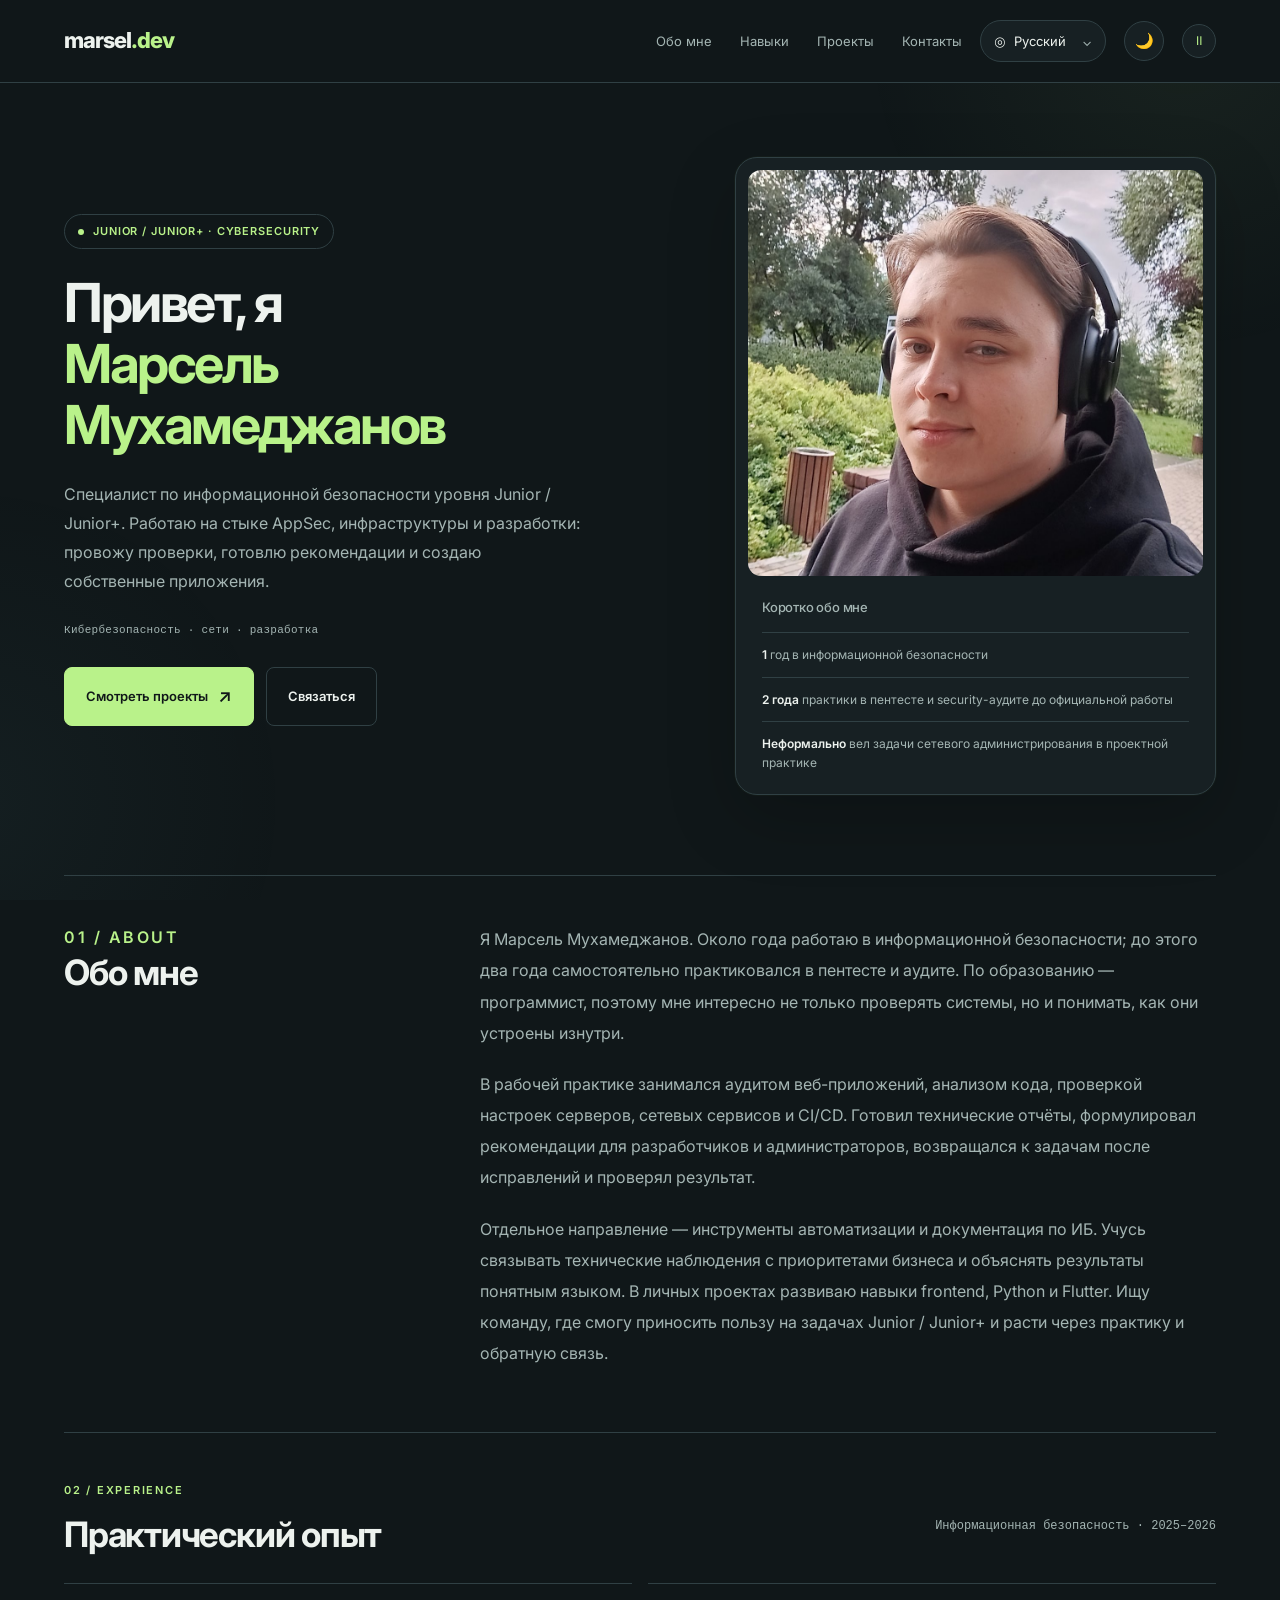
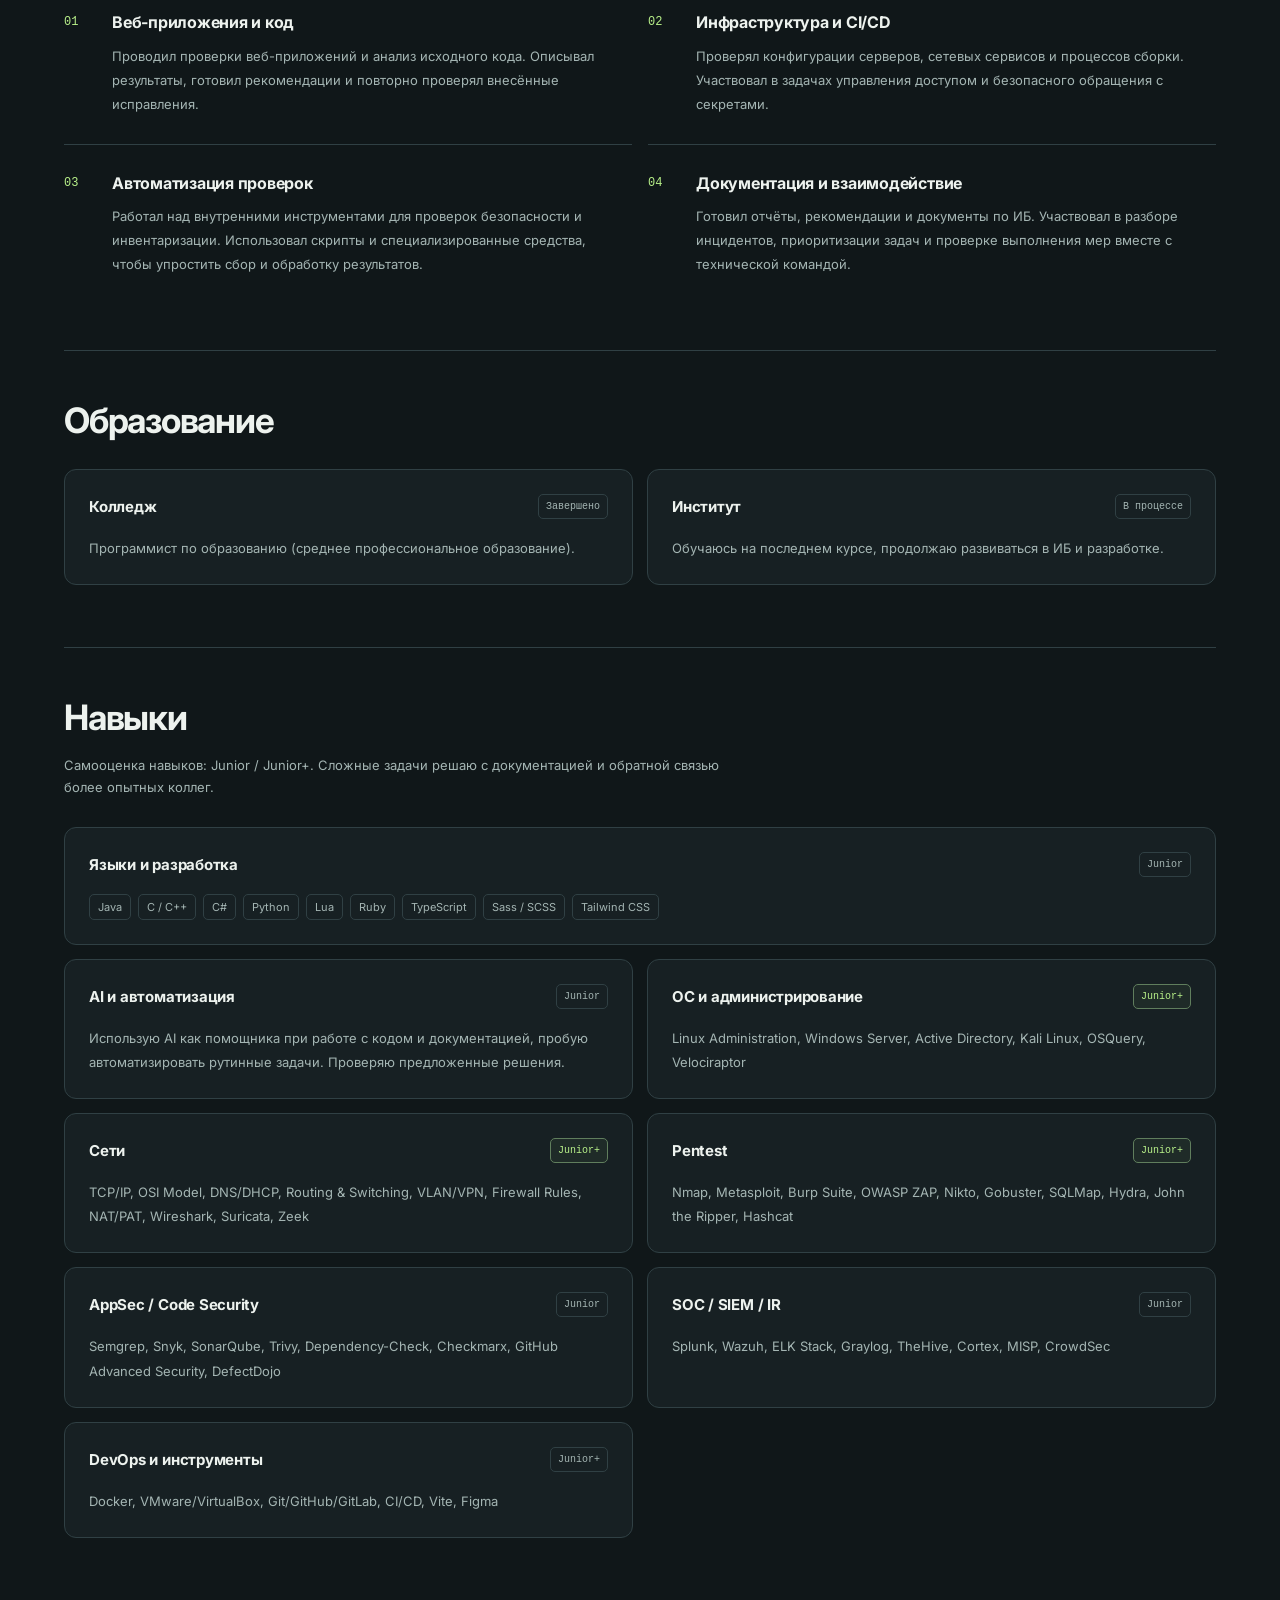
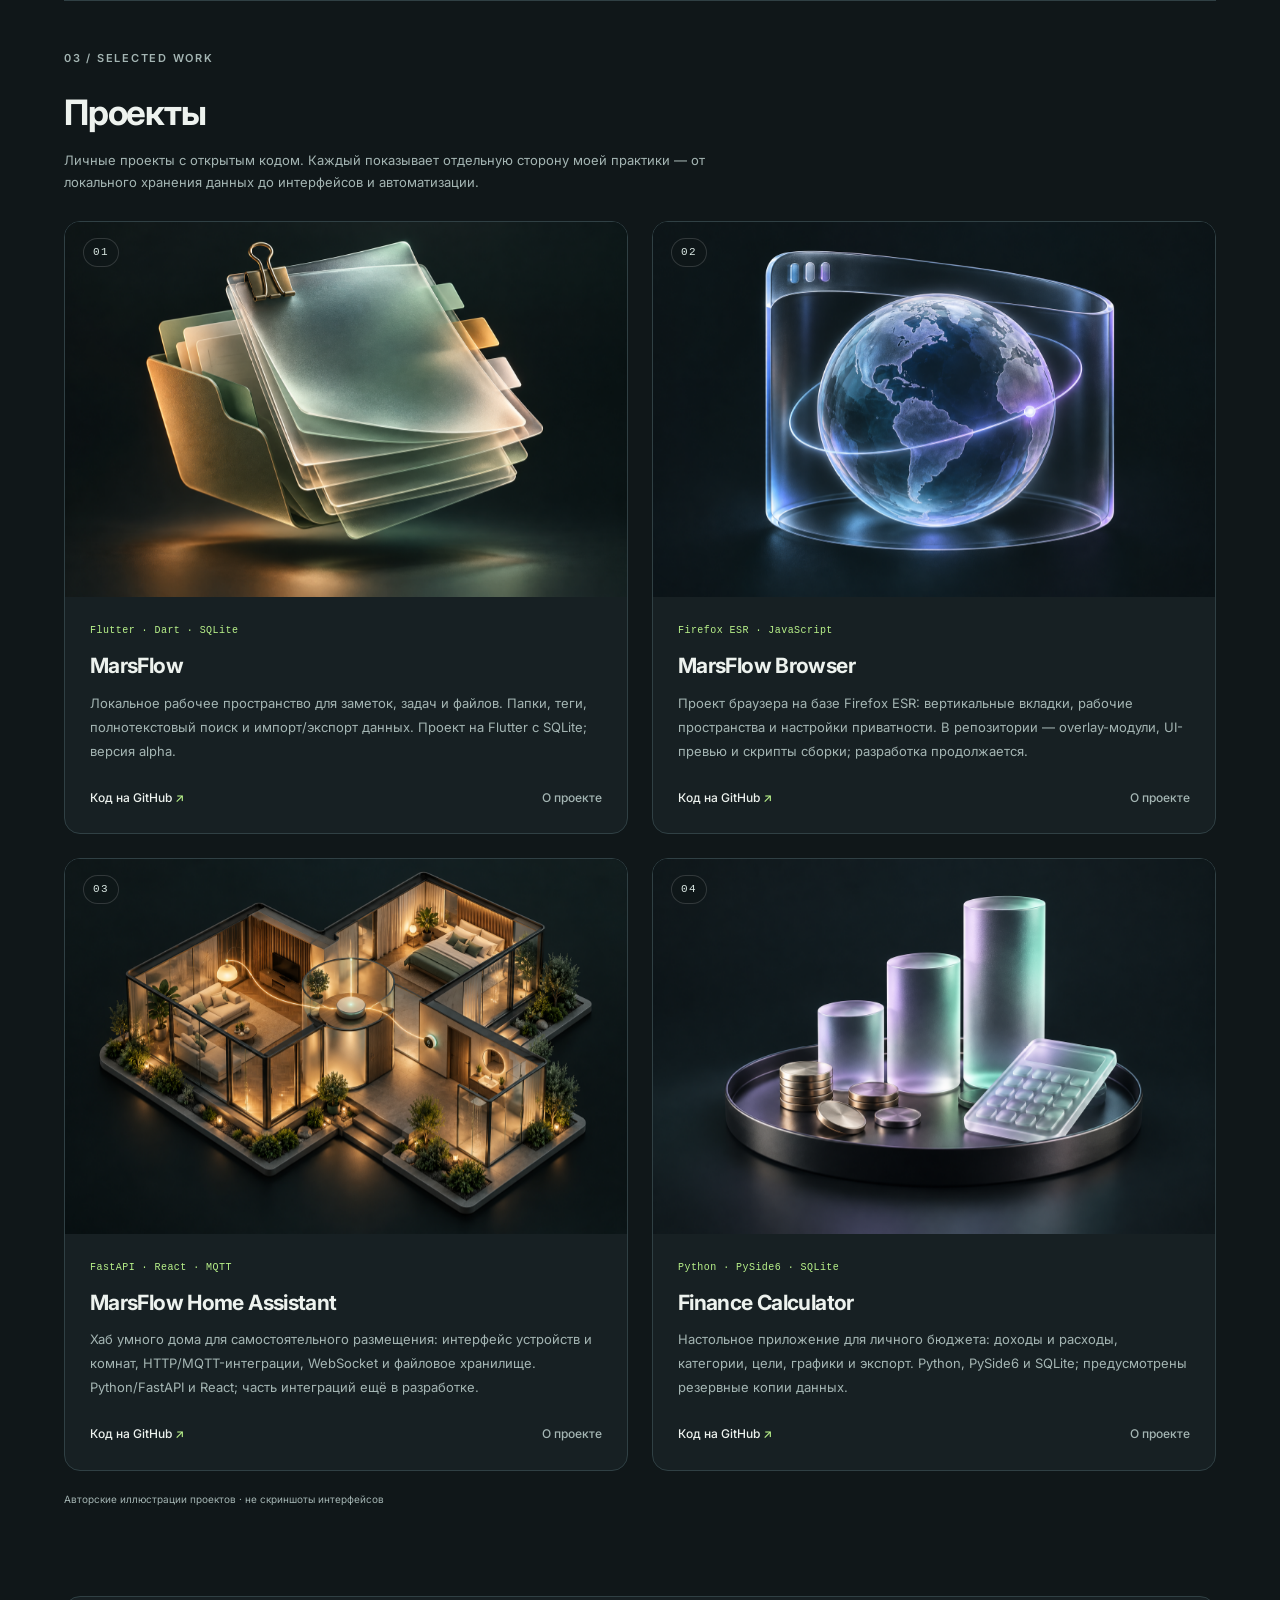
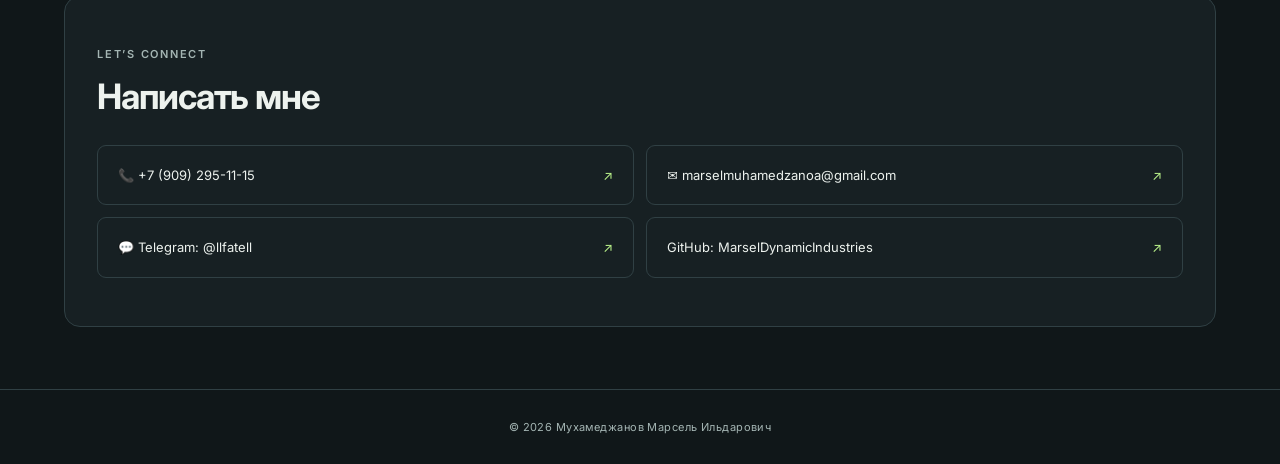
<file: index.html>
<!DOCTYPE html>

<html lang="ru">
<head>
<meta charset="utf-8"/>
<meta content="width=device-width, initial-scale=1.0" name="viewport"/>
<title>Портфолио | Мухамеджанов Марсель Ильдарович</title>
<meta content="#101719" name="theme-color"/>
<meta content="Марсель Мухамеджанов — Junior / Junior+ в информационной безопасности. Практический опыт, навыки и личные проекты с открытым кодом." name="description"/>
<link href="manifest.webmanifest" rel="manifest"/>
<link href="assets/avatar.svg" rel="icon" type="image/svg+xml"/>
<link href="https://fonts.googleapis.com" rel="preconnect"/>
<link crossorigin="" href="https://fonts.gstatic.com" rel="preconnect"/>
<link href="https://fonts.googleapis.com/css2?family=Inter:wght@400;500;700;800&amp;display=swap" rel="stylesheet"/>
<link href="styles.css" rel="stylesheet"/>
</head>
<body><div aria-hidden="true" class="scroll-progress"></div><div aria-hidden="true" class="ambient-field"><i></i><i></i></div>
<div class="background-glow"></div>
<header class="header">
<a class="logo" href="#home">marsel<span>.dev</span></a>
<nav class="nav">
<a data-i18n="nav_about" href="#about">Обо мне</a>
<a data-i18n="nav_skills" href="#skills">Навыки</a>
<a data-i18n="nav_projects" href="#projects">Проекты</a>
<a data-i18n="nav_contact" href="#contact">Контакты</a>
</nav>
<details class="language-picker" id="languagePicker"><summary aria-label="Language"><span aria-hidden="true">◎</span> <span id="languageLabel">Русский</span><span aria-hidden="true" class="language-chevron">⌄</span></summary><div aria-label="Language" class="language-menu"><button aria-pressed="true" data-language="ru" lang="ru" type="button">Русский<span aria-hidden="true">✓</span></button><button aria-pressed="false" data-language="en" lang="en" type="button">English<span aria-hidden="true">✓</span></button><button aria-pressed="false" data-language="de" lang="de" type="button">Deutsch<span aria-hidden="true">✓</span></button><button aria-pressed="false" data-language="es" lang="es" type="button">Español<span aria-hidden="true">✓</span></button><button aria-pressed="false" data-language="fr" lang="fr" type="button">Français<span aria-hidden="true">✓</span></button><button aria-pressed="false" data-language="it" lang="it" type="button">Italiano<span aria-hidden="true">✓</span></button><button aria-pressed="false" data-language="tr" lang="tr" type="button">Türkçe<span aria-hidden="true">✓</span></button><button aria-pressed="false" data-language="zh" lang="zh" type="button">中文<span aria-hidden="true">✓</span></button></div></details>
<button aria-label="Сменить тему" class="theme-toggle" id="themeToggle">🌙</button>
</header>
<main id="home">
<section class="hero hero-animated">
<div>
<p class="kicker" data-i18n="hero_kicker">Junior / Junior+ · Cybersecurity</p>
<h1 data-i18n-html="hero_title">Привет, я<br/><span class="accent">Марсель Мухамеджанов</span></h1>
<p class="hero-text" data-i18n="hero_text">Специалист по информационной безопасности уровня Junior / Junior+. Работаю на стыке AppSec, инфраструктуры и разработки: провожу проверки, готовлю рекомендации и создаю собственные приложения.</p>
<div class="hero-focus" data-i18n="focus_text">Кибербезопасность · сети · разработка</div><div class="cta-group">
<a class="btn btn-primary" data-i18n="hero_projects_btn" href="#projects">Смотреть проекты</a>
<a class="btn btn-ghost" data-i18n="hero_contact_btn" href="#contact">Связаться</a>
</div>
</div>
<div class="stats-card portrait-card">
<img alt="Марсель Мухамеджанов" class="avatar" fetchpriority="high" height="1080" src="assets/marsel.png" width="1080"/>
<h3 data-i18n="stats_title">Коротко обо мне</h3>
<ul>
<li data-i18n-html="stats_item_1"><strong>1</strong> год в информационной безопасности</li>
<li data-i18n-html="stats_item_2"><strong>2 года</strong> практики в пентесте и security-аудите до официальной работы</li>
<li data-i18n-html="stats_item_3"><strong>Неформально</strong> вел задачи сетевого администрирования в проектной практике</li>
</ul>
</div>
</section>
<section class="section reveal" id="about"><div class="section-heading"><p class="kicker">01 / ABOUT</p><h2 class="motion-heading" data-i18n="about_title">Обо мне</h2></div><div class="about-copy"><p data-i18n="about_text">Я Марсель Мухамеджанов. Около года работаю в информационной безопасности; до этого два года самостоятельно практиковался в пентесте и аудите. По образованию — программист, поэтому мне интересно не только проверять системы, но и понимать, как они устроены изнутри.</p><p data-i18n="about_more">В рабочей практике занимался аудитом веб-приложений, анализом кода, проверкой настроек серверов, сетевых сервисов и CI/CD. Готовил технические отчёты, формулировал рекомендации для разработчиков и администраторов, возвращался к задачам после исправлений и проверял результат.</p><p data-i18n="about_workstyle">Отдельное направление — инструменты автоматизации и документация по ИБ. Учусь связывать технические наблюдения с приоритетами бизнеса и объяснять результаты понятным языком. В личных проектах развиваю навыки frontend, Python и Flutter. Ищу команду, где смогу приносить пользу на задачах Junior / Junior+ и расти через практику и обратную связь.</p></div></section><section class="section experience-section" id="experience"><div class="experience-heading"><div><p class="kicker">02 / EXPERIENCE</p><h2 class="motion-heading" data-i18n="experience_title">Практический опыт</h2></div><p class="experience-period" data-i18n="experience_intro">Информационная безопасность · 2025–2026</p></div><div class="experience-grid"><article class="experience-card motion-item" style="--stagger:0ms"><span aria-hidden="true" class="experience-index">01</span><h3 data-i18n="exp_web_title">Веб-приложения и код</h3><p data-i18n="exp_web_text">Проводил проверки веб-приложений и анализ исходного кода. Описывал результаты, готовил рекомендации и повторно проверял внесённые исправления.</p></article><article class="experience-card motion-item" style="--stagger:80ms"><span aria-hidden="true" class="experience-index">02</span><h3 data-i18n="exp_infra_title">Инфраструктура и CI/CD</h3><p data-i18n="exp_infra_text">Проверял конфигурации серверов, сетевых сервисов и процессов сборки. Участвовал в задачах управления доступом и безопасного обращения с секретами.</p></article><article class="experience-card motion-item" style="--stagger:0ms"><span aria-hidden="true" class="experience-index">03</span><h3 data-i18n="exp_auto_title">Автоматизация проверок</h3><p data-i18n="exp_auto_text">Работал над внутренними инструментами для проверок безопасности и инвентаризации. Использовал скрипты и специализированные средства, чтобы упростить сбор и обработку результатов.</p></article><article class="experience-card motion-item" style="--stagger:80ms"><span aria-hidden="true" class="experience-index">04</span><h3 data-i18n="exp_docs_title">Документация и взаимодействие</h3><p data-i18n="exp_docs_text">Готовил отчёты, рекомендации и документы по ИБ. Участвовал в разборе инцидентов, приоритизации задач и проверке выполнения мер вместе с технической командой.</p></article></div></section>
<section class="section reveal" id="education">
<h2 class="motion-heading" data-i18n="edu_title">Образование</h2>
<div class="skills-matrix">
<article class="matrix-row motion-item">
<div class="matrix-head">
<h3 data-i18n="edu_college">Колледж</h3>
<span class="level level-mid" data-i18n="edu_college_level">Завершено</span>
</div>
<p data-i18n="edu_college_text">Программист по образованию (среднее профессиональное образование).</p>
</article>
<article class="matrix-row motion-item">
<div class="matrix-head">
<h3 data-i18n="edu_uni">Институт</h3>
<span class="level level-junior" data-i18n="edu_uni_level">В процессе</span>
</div>
<p data-i18n="edu_uni_text">Обучаюсь на последнем курсе, продолжаю развиваться в ИБ и разработке.</p>
</article>
</div>
</section>
<section class="section reveal" id="skills">
<h2 class="motion-heading" data-i18n="skills_title">Навыки</h2><p class="section-intro" data-i18n="skills_note">Самооценка навыков: Junior / Junior+. Сложные задачи решаю с документацией и обратной связью более опытных коллег.</p>
<div class="skills-matrix">
<article class="matrix-row motion-item">
<div class="matrix-head">
<h3 data-i18n="skills_langdev_title">Языки и разработка</h3>
<span class="level level-mid" data-i18n="level_foundation">Junior</span>
</div>
<div class="tech-tags"><span>Java</span><span>C / C++</span><span>C#</span><span>Python</span><span>Lua</span><span>Ruby</span><span>TypeScript</span><span>Sass / SCSS</span><span>Tailwind CSS</span></div>
</article>
<article class="matrix-row motion-item">
<div class="matrix-head">
<h3 data-i18n="ai_title">AI и автоматизация</h3>
<span class="level level-mid" data-i18n="level_foundation">Junior</span>
</div>
<p data-i18n="ai_text">Использую AI как помощника при работе с кодом и документацией, пробую автоматизировать рутинные задачи. Проверяю предложенные решения.</p>
</article>
<article class="matrix-row motion-item">
<div class="matrix-head">
<h3 data-i18n="skills_os_title">ОС и администрирование</h3>
<span class="level level-practice" data-i18n="level_practice">Junior+</span>
</div>
<p data-i18n="skills_os_text">Linux Administration, Windows Server, Active Directory, Kali Linux, OSQuery, Velociraptor</p>
</article>
<article class="matrix-row motion-item">
<div class="matrix-head">
<h3 data-i18n="skills_networks_title">Сети</h3>
<span class="level level-practice" data-i18n="level_practice">Junior+</span>
</div>
<p data-i18n="skills_networks_text">TCP/IP, OSI Model, DNS/DHCP, Routing &amp; Switching, VLAN/VPN, Firewall Rules, NAT/PAT, Wireshark, Suricata, Zeek</p>
</article>
<article class="matrix-row motion-item">
<div class="matrix-head">
<h3 data-i18n="skills_pentest_title">Pentest</h3>
<span class="level level-practice" data-i18n="level_practice">Junior+</span>
</div>
<p data-i18n="skills_pentest_text">Nmap, Metasploit, Burp Suite, OWASP ZAP, Nikto, Gobuster, SQLMap, Hydra, John the Ripper, Hashcat</p>
</article>
<article class="matrix-row motion-item">
<div class="matrix-head">
<h3 data-i18n="skills_appsec_title">AppSec / Code Security</h3>
<span class="level level-junior" data-i18n="level_foundation">Junior</span>
</div>
<p data-i18n="skills_appsec_text">Semgrep, Snyk, SonarQube, Trivy, Dependency-Check, Checkmarx, GitHub Advanced Security, DefectDojo</p>
</article>
<article class="matrix-row motion-item">
<div class="matrix-head">
<h3 data-i18n="skills_soc_title">SOC / SIEM / IR</h3>
<span class="level level-junior" data-i18n="level_foundation">Junior</span>
</div>
<p data-i18n="skills_soc_text">Splunk, Wazuh, ELK Stack, Graylog, TheHive, Cortex, MISP, CrowdSec</p>
</article>
<article class="matrix-row motion-item">
<div class="matrix-head">
<h3 data-i18n="skills_devops_title">DevOps и инструменты</h3>
<span class="level level-junior" data-i18n="level_junior">Junior+</span>
</div>
<p data-i18n="skills_devops_text">Docker, VMware/VirtualBox, Git/GitHub/GitLab, CI/CD, Vite, Figma</p>
</article>
</div>
</section>
<section class="section reveal" id="projects"><p class="kicker">03 / SELECTED WORK</p><h2 class="motion-heading" data-i18n="projects_title">Проекты</h2><p class="section-intro" data-i18n="projects_intro">Личные проекты с открытым кодом. Каждый показывает отдельную сторону моей практики — от локального хранения данных до интерфейсов и автоматизации.</p><div class="projects-strip curated-projects" id="projectsStrip"><article class="project-card motion-item" style="--stagger:0ms"><button aria-label="MarsFlow" class="project-cover open-modal-btn" data-modal="projectModal1" type="button"><img alt="" class="project-image" height="1024" loading="lazy" src="assets/projects/marsflow-cover.png" width="1536"/><span aria-hidden="true" class="project-number">01</span><span aria-hidden="true" class="cover-arrow">↗</span></button><div class="project-copy"><div class="project-stack">Flutter · Dart · SQLite</div><h3 data-i18n="project_1_title">MarsFlow</h3><p data-i18n="project_1_text">Локальное рабочее пространство для заметок, задач и файлов. Папки, теги, полнотекстовый поиск и импорт/экспорт данных. Проект на Flutter с SQLite; версия alpha.</p><div class="project-actions"><a data-i18n="project_source" href="https://github.com/MarselDynamicIndustries/MarsFlow" rel="noopener noreferrer" target="_blank">Код на GitHub</a><button class="text-button open-modal-btn" data-i18n="project_details" data-modal="projectModal1" type="button">О проекте</button></div></div></article><article class="project-card motion-item" style="--stagger:80ms"><button aria-label="MarsFlow Browser" class="project-cover open-modal-btn" data-modal="projectModal2" type="button"><img alt="" class="project-image" height="1024" loading="lazy" src="assets/projects/browser-cover.png" width="1536"/><span aria-hidden="true" class="project-number">02</span><span aria-hidden="true" class="cover-arrow">↗</span></button><div class="project-copy"><div class="project-stack">Firefox ESR · JavaScript</div><h3 data-i18n="project_2_title">MarsFlow Browser</h3><p data-i18n="project_2_text">Проект браузера на базе Firefox ESR: вертикальные вкладки, рабочие пространства и настройки приватности. В репозитории — overlay-модули, UI-превью и скрипты сборки; разработка продолжается.</p><div class="project-actions"><a data-i18n="project_source" href="https://github.com/MarselDynamicIndustries/marsflowbrowser" rel="noopener noreferrer" target="_blank">Код на GitHub</a><button class="text-button open-modal-btn" data-i18n="project_details" data-modal="projectModal2" type="button">О проекте</button></div></div></article><article class="project-card motion-item" style="--stagger:0ms"><button aria-label="MarsFlow Home Assistant" class="project-cover open-modal-btn" data-modal="projectModal3" type="button"><img alt="" class="project-image" height="1024" loading="lazy" src="assets/projects/home-cover.png" width="1536"/><span aria-hidden="true" class="project-number">03</span><span aria-hidden="true" class="cover-arrow">↗</span></button><div class="project-copy"><div class="project-stack">FastAPI · React · MQTT</div><h3 data-i18n="project_3_title">MarsFlow Home Assistant</h3><p data-i18n="project_3_text">Хаб умного дома для самостоятельного размещения: интерфейс устройств и комнат, HTTP/MQTT-интеграции, WebSocket и файловое хранилище. Python/FastAPI и React; часть интеграций ещё в разработке.</p><div class="project-actions"><a data-i18n="project_source" href="https://github.com/MarselDynamicIndustries/MarsFlowHomeAssistant" rel="noopener noreferrer" target="_blank">Код на GitHub</a><button class="text-button open-modal-btn" data-i18n="project_details" data-modal="projectModal3" type="button">О проекте</button></div></div></article><article class="project-card motion-item" style="--stagger:80ms"><button aria-label="Finance Calculator" class="project-cover open-modal-btn" data-modal="projectModal4" type="button"><img alt="" class="project-image" height="1024" loading="lazy" src="assets/projects/finance-cover.png" width="1536"/><span aria-hidden="true" class="project-number">04</span><span aria-hidden="true" class="cover-arrow">↗</span></button><div class="project-copy"><div class="project-stack">Python · PySide6 · SQLite</div><h3 data-i18n="project_4_title">Finance Calculator</h3><p data-i18n="project_4_text">Настольное приложение для личного бюджета: доходы и расходы, категории, цели, графики и экспорт. Python, PySide6 и SQLite; предусмотрены резервные копии данных.</p><div class="project-actions"><a data-i18n="project_source" href="https://github.com/MarselDynamicIndustries/FinanceCalculator" rel="noopener noreferrer" target="_blank">Код на GitHub</a><button class="text-button open-modal-btn" data-i18n="project_details" data-modal="projectModal4" type="button">О проекте</button></div></div></article></div><div aria-hidden="true" aria-labelledby="projectModal1Title" aria-modal="true" class="modal" id="projectModal1" role="dialog"><div class="modal-content"><button aria-label="Закрыть / Close" class="modal-close" data-close-modal="">✕</button><img alt="" class="modal-art" height="1024" loading="lazy" src="assets/projects/marsflow-cover.png" width="1536"/><div class="project-stack">Flutter · Dart · SQLite</div><h3 data-i18n="modal_1_title" id="projectModal1Title">MarsFlow</h3><p data-i18n="modal_1_text">Локальное рабочее пространство для заметок, задач и файлов. Папки, теги, полнотекстовый поиск и импорт/экспорт данных. Проект на Flutter с SQLite; версия alpha.</p><a class="btn btn-primary" data-i18n="project_source" href="https://github.com/MarselDynamicIndustries/MarsFlow" rel="noopener noreferrer" target="_blank">Код на GitHub</a></div></div><div aria-hidden="true" aria-labelledby="projectModal2Title" aria-modal="true" class="modal" id="projectModal2" role="dialog"><div class="modal-content"><button aria-label="Закрыть / Close" class="modal-close" data-close-modal="">✕</button><img alt="" class="modal-art" height="1024" loading="lazy" src="assets/projects/browser-cover.png" width="1536"/><div class="project-stack">Firefox ESR · JavaScript</div><h3 data-i18n="modal_2_title" id="projectModal2Title">MarsFlow Browser</h3><p data-i18n="modal_2_text">Проект браузера на базе Firefox ESR: вертикальные вкладки, рабочие пространства и настройки приватности. В репозитории — overlay-модули, UI-превью и скрипты сборки; разработка продолжается.</p><a class="btn btn-primary" data-i18n="project_source" href="https://github.com/MarselDynamicIndustries/marsflowbrowser" rel="noopener noreferrer" target="_blank">Код на GitHub</a></div></div><div aria-hidden="true" aria-labelledby="projectModal3Title" aria-modal="true" class="modal" id="projectModal3" role="dialog"><div class="modal-content"><button aria-label="Закрыть / Close" class="modal-close" data-close-modal="">✕</button><img alt="" class="modal-art" height="1024" loading="lazy" src="assets/projects/home-cover.png" width="1536"/><div class="project-stack">FastAPI · React · MQTT</div><h3 data-i18n="modal_3_title" id="projectModal3Title">MarsFlow Home Assistant</h3><p data-i18n="modal_3_text">Хаб умного дома для самостоятельного размещения: интерфейс устройств и комнат, HTTP/MQTT-интеграции, WebSocket и файловое хранилище. Python/FastAPI и React; часть интеграций ещё в разработке.</p><a class="btn btn-primary" data-i18n="project_source" href="https://github.com/MarselDynamicIndustries/MarsFlowHomeAssistant" rel="noopener noreferrer" target="_blank">Код на GitHub</a></div></div><div aria-hidden="true" aria-labelledby="projectModal4Title" aria-modal="true" class="modal" id="projectModal4" role="dialog"><div class="modal-content"><button aria-label="Закрыть / Close" class="modal-close" data-close-modal="">✕</button><img alt="" class="modal-art" height="1024" loading="lazy" src="assets/projects/finance-cover.png" width="1536"/><div class="project-stack">Python · PySide6 · SQLite</div><h3 data-i18n="modal_4_title" id="projectModal4Title">Finance Calculator</h3><p data-i18n="modal_4_text">Настольное приложение для личного бюджета: доходы и расходы, категории, цели, графики и экспорт. Python, PySide6 и SQLite; предусмотрены резервные копии данных.</p><a class="btn btn-primary" data-i18n="project_source" href="https://github.com/MarselDynamicIndustries/FinanceCalculator" rel="noopener noreferrer" target="_blank">Код на GitHub</a></div></div><p class="art-note" data-i18n="art_note">Авторские иллюстрации проектов · не скриншоты интерфейсов</p></section>






<section class="section contact-section" id="contact"><p class="kicker">LET’S CONNECT</p><h2 class="motion-heading" data-i18n="contact_cta">Написать мне</h2><div class="phone-contact-list">
<a data-i18n="contact_phone" href="tel:+79092951115">📞 +7 (909) 295-11-15</a>
<a data-i18n="contact_email" href="mailto:marselmuhamedzanoa@gmail.com">✉️ marselmuhamedzanoa@gmail.com</a>
<a data-i18n="contact_telegram" href="https://t.me/llfatell" rel="noreferrer" target="_blank">💬 Telegram: @llfatell</a>
<a data-i18n="contact_github" href="https://github.com/MarselDynamicIndustries" rel="noreferrer" target="_blank">GitHub: MarselDynamicIndustries</a>
</div></section></main>
<footer class="footer">© <span id="year"></span> Мухамеджанов Марсель Ильдарович</footer>
<script src="script.js"></script>
</body>
</html>
</file>
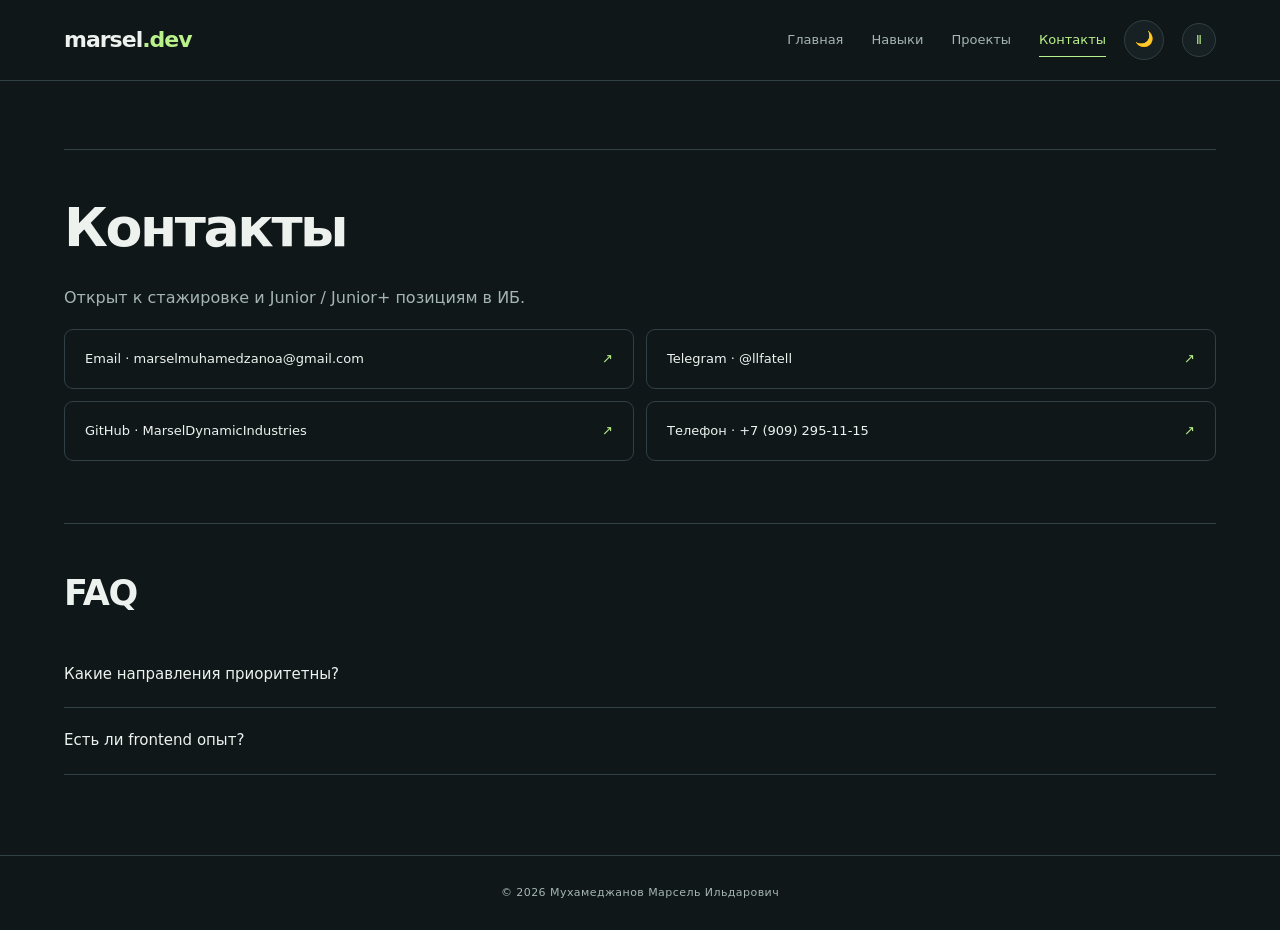
<file: contact.html>
<!DOCTYPE html>

<html lang="ru">
<head>
<meta charset="utf-8"/>
<meta content="width=device-width, initial-scale=1.0" name="viewport"/>
<title>Контакты | Марсель Мухамеджанов</title>
<meta content="#101719" name="theme-color"/>
<link href="manifest.webmanifest" rel="manifest"/>
<link href="assets/avatar.svg" rel="icon" type="image/svg+xml"/>
<link href="styles.css" rel="stylesheet"/>
</head>
<body>
<div class="background-glow"></div>
<header class="header">
<a class="logo" href="index.html">marsel<span>.dev</span></a>
<nav class="nav">
<a href="index.html">Главная</a>
<a href="skills.html">Навыки</a>
<a href="projects.html">Проекты</a>
<a class="active" href="contact.html">Контакты</a>
</nav>
<button aria-label="Сменить тему" class="theme-toggle" id="themeToggle">🌙</button>
</header>
<main>
<section class="section reveal">
<h1>Контакты</h1>
<p class="hero-text">Открыт к стажировке и Junior / Junior+ позициям в ИБ.</p>
<div class="phone-contact-list"><a href="mailto:marselmuhamedzanoa@gmail.com">Email · marselmuhamedzanoa@gmail.com</a><a href="https://t.me/llfatell" rel="noreferrer" target="_blank">Telegram · @llfatell</a><a href="https://github.com/MarselDynamicIndustries" rel="noreferrer" target="_blank">GitHub · MarselDynamicIndustries</a><a href="tel:+79092951115">Телефон · +7 (909) 295-11-15</a></div>
</section>
<section class="section reveal">
<h2>FAQ</h2>
<div class="faq-item">
<button class="faq-btn">Какие направления приоритетны?</button>
<div class="faq-body">Pentest, AppSec и SOC роли с практическими задачами.</div>
</div>
<div class="faq-item">
<button class="faq-btn">Есть ли frontend опыт?</button>
<div class="faq-body">Есть опыт разработки интерфейсов. Продолжаю изучать frontend и работу с API.</div>
</div>
</section>
</main>
<footer class="footer">© <span id="year"></span> Мухамеджанов Марсель Ильдарович</footer>
<script src="script.js"></script>
</body>
</html>
</file>
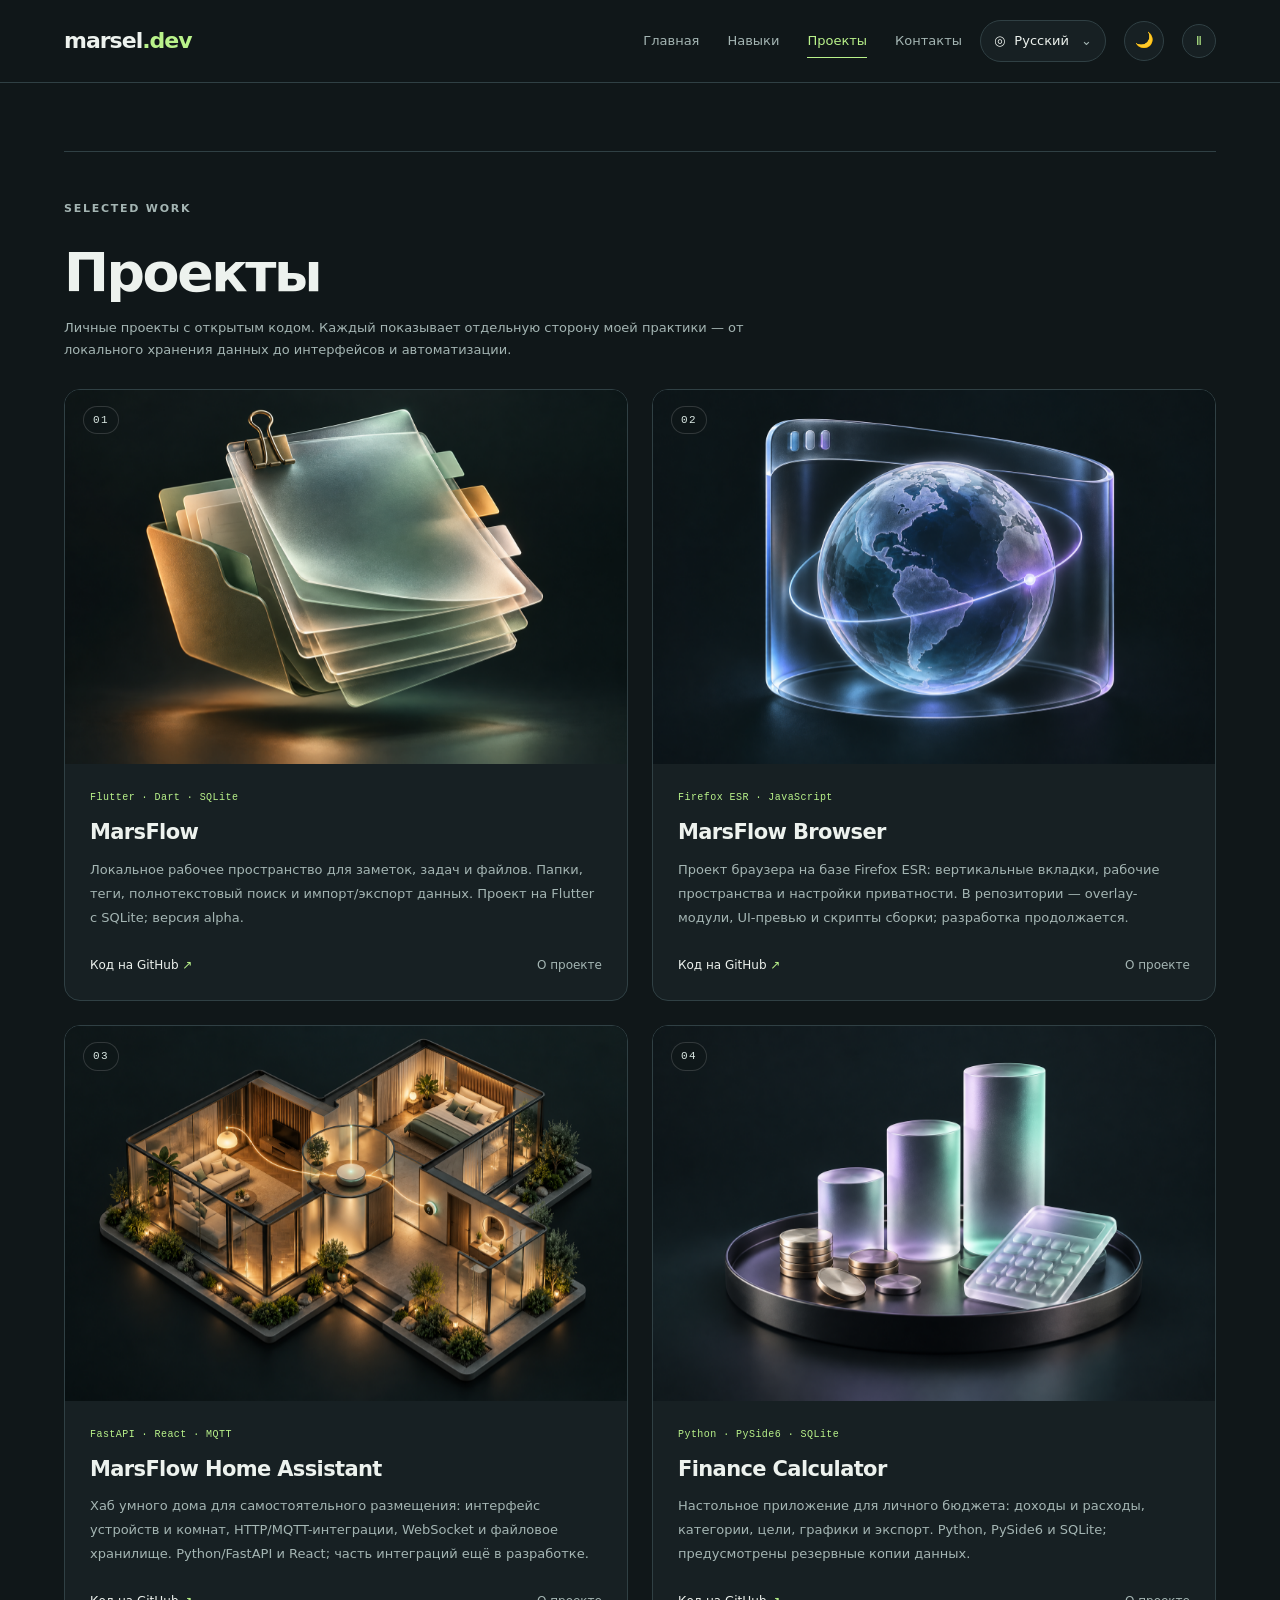
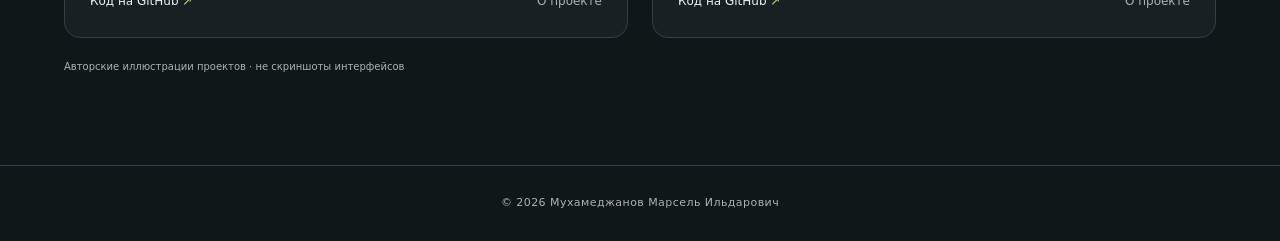
<file: projects.html>
<!DOCTYPE html>

<html lang="ru">
<head>
<meta charset="utf-8"/>
<meta content="width=device-width, initial-scale=1.0" name="viewport"/>
<title>Проекты | Марсель Мухамеджанов</title>
<meta content="#101719" name="theme-color"/>
<link href="manifest.webmanifest" rel="manifest"/>
<link href="assets/avatar.svg" rel="icon" type="image/svg+xml"/>
<link href="styles.css" rel="stylesheet"/>
</head>
<body>
<div class="background-glow"></div>
<header class="header">
<a class="logo" href="index.html">marsel<span>.dev</span></a>
<nav class="nav">
<a href="index.html">Главная</a>
<a href="skills.html">Навыки</a>
<a class="active" href="projects.html">Проекты</a>
<a href="contact.html">Контакты</a>
</nav>
<details class="language-picker" id="languagePicker"><summary aria-label="Language"><span aria-hidden="true">◎</span> <span id="languageLabel">Русский</span><span aria-hidden="true" class="language-chevron">⌄</span></summary><div aria-label="Language" class="language-menu"><button aria-pressed="true" data-language="ru" lang="ru" type="button">Русский<span aria-hidden="true">✓</span></button><button aria-pressed="false" data-language="en" lang="en" type="button">English<span aria-hidden="true">✓</span></button><button aria-pressed="false" data-language="de" lang="de" type="button">Deutsch<span aria-hidden="true">✓</span></button><button aria-pressed="false" data-language="es" lang="es" type="button">Español<span aria-hidden="true">✓</span></button><button aria-pressed="false" data-language="fr" lang="fr" type="button">Français<span aria-hidden="true">✓</span></button><button aria-pressed="false" data-language="it" lang="it" type="button">Italiano<span aria-hidden="true">✓</span></button><button aria-pressed="false" data-language="tr" lang="tr" type="button">Türkçe<span aria-hidden="true">✓</span></button><button aria-pressed="false" data-language="zh" lang="zh" type="button">中文<span aria-hidden="true">✓</span></button></div></details><button aria-label="Сменить тему" class="theme-toggle" id="themeToggle">🌙</button>
</header>
<main>
<section class="section reveal"><p class="kicker">SELECTED WORK</p><h1 data-i18n="projects_title">Проекты</h1><p class="section-intro" data-i18n="projects_intro">Личные проекты с открытым кодом. Каждый показывает отдельную сторону моей практики — от локального хранения данных до интерфейсов и автоматизации.</p><div class="projects-strip curated-projects" id="projectsStrip"><article class="project-card motion-item" style="--stagger:0ms"><button aria-label="MarsFlow" class="project-cover open-modal-btn" data-modal="projectModal1" type="button"><img alt="" class="project-image" height="1024" loading="lazy" src="assets/projects/marsflow-cover.png" width="1536"/><span aria-hidden="true" class="project-number">01</span><span aria-hidden="true" class="cover-arrow">↗</span></button><div class="project-copy"><div class="project-stack">Flutter · Dart · SQLite</div><h3 data-i18n="project_1_title">MarsFlow</h3><p data-i18n="project_1_text">Локальное рабочее пространство для заметок, задач и файлов. Папки, теги, полнотекстовый поиск и импорт/экспорт данных. Проект на Flutter с SQLite; версия alpha.</p><div class="project-actions"><a data-i18n="project_source" href="https://github.com/MarselDynamicIndustries/MarsFlow" rel="noopener noreferrer" target="_blank">Код на GitHub</a><button class="text-button open-modal-btn" data-i18n="project_details" data-modal="projectModal1" type="button">О проекте</button></div></div></article><article class="project-card motion-item" style="--stagger:80ms"><button aria-label="MarsFlow Browser" class="project-cover open-modal-btn" data-modal="projectModal2" type="button"><img alt="" class="project-image" height="1024" loading="lazy" src="assets/projects/browser-cover.png" width="1536"/><span aria-hidden="true" class="project-number">02</span><span aria-hidden="true" class="cover-arrow">↗</span></button><div class="project-copy"><div class="project-stack">Firefox ESR · JavaScript</div><h3 data-i18n="project_2_title">MarsFlow Browser</h3><p data-i18n="project_2_text">Проект браузера на базе Firefox ESR: вертикальные вкладки, рабочие пространства и настройки приватности. В репозитории — overlay-модули, UI-превью и скрипты сборки; разработка продолжается.</p><div class="project-actions"><a data-i18n="project_source" href="https://github.com/MarselDynamicIndustries/marsflowbrowser" rel="noopener noreferrer" target="_blank">Код на GitHub</a><button class="text-button open-modal-btn" data-i18n="project_details" data-modal="projectModal2" type="button">О проекте</button></div></div></article><article class="project-card motion-item" style="--stagger:0ms"><button aria-label="MarsFlow Home Assistant" class="project-cover open-modal-btn" data-modal="projectModal3" type="button"><img alt="" class="project-image" height="1024" loading="lazy" src="assets/projects/home-cover.png" width="1536"/><span aria-hidden="true" class="project-number">03</span><span aria-hidden="true" class="cover-arrow">↗</span></button><div class="project-copy"><div class="project-stack">FastAPI · React · MQTT</div><h3 data-i18n="project_3_title">MarsFlow Home Assistant</h3><p data-i18n="project_3_text">Хаб умного дома для самостоятельного размещения: интерфейс устройств и комнат, HTTP/MQTT-интеграции, WebSocket и файловое хранилище. Python/FastAPI и React; часть интеграций ещё в разработке.</p><div class="project-actions"><a data-i18n="project_source" href="https://github.com/MarselDynamicIndustries/MarsFlowHomeAssistant" rel="noopener noreferrer" target="_blank">Код на GitHub</a><button class="text-button open-modal-btn" data-i18n="project_details" data-modal="projectModal3" type="button">О проекте</button></div></div></article><article class="project-card motion-item" style="--stagger:80ms"><button aria-label="Finance Calculator" class="project-cover open-modal-btn" data-modal="projectModal4" type="button"><img alt="" class="project-image" height="1024" loading="lazy" src="assets/projects/finance-cover.png" width="1536"/><span aria-hidden="true" class="project-number">04</span><span aria-hidden="true" class="cover-arrow">↗</span></button><div class="project-copy"><div class="project-stack">Python · PySide6 · SQLite</div><h3 data-i18n="project_4_title">Finance Calculator</h3><p data-i18n="project_4_text">Настольное приложение для личного бюджета: доходы и расходы, категории, цели, графики и экспорт. Python, PySide6 и SQLite; предусмотрены резервные копии данных.</p><div class="project-actions"><a data-i18n="project_source" href="https://github.com/MarselDynamicIndustries/FinanceCalculator" rel="noopener noreferrer" target="_blank">Код на GitHub</a><button class="text-button open-modal-btn" data-i18n="project_details" data-modal="projectModal4" type="button">О проекте</button></div></div></article></div><div aria-hidden="true" aria-labelledby="projectModal1Title" aria-modal="true" class="modal" id="projectModal1" role="dialog"><div class="modal-content"><button aria-label="Закрыть / Close" class="modal-close" data-close-modal="">✕</button><img alt="" class="modal-art" height="1024" loading="lazy" src="assets/projects/marsflow-cover.png" width="1536"/><div class="project-stack">Flutter · Dart · SQLite</div><h3 data-i18n="modal_1_title" id="projectModal1Title">MarsFlow</h3><p data-i18n="modal_1_text">Локальное рабочее пространство для заметок, задач и файлов. Папки, теги, полнотекстовый поиск и импорт/экспорт данных. Проект на Flutter с SQLite; версия alpha.</p><a class="btn btn-primary" data-i18n="project_source" href="https://github.com/MarselDynamicIndustries/MarsFlow" rel="noopener noreferrer" target="_blank">Код на GitHub</a></div></div><div aria-hidden="true" aria-labelledby="projectModal2Title" aria-modal="true" class="modal" id="projectModal2" role="dialog"><div class="modal-content"><button aria-label="Закрыть / Close" class="modal-close" data-close-modal="">✕</button><img alt="" class="modal-art" height="1024" loading="lazy" src="assets/projects/browser-cover.png" width="1536"/><div class="project-stack">Firefox ESR · JavaScript</div><h3 data-i18n="modal_2_title" id="projectModal2Title">MarsFlow Browser</h3><p data-i18n="modal_2_text">Проект браузера на базе Firefox ESR: вертикальные вкладки, рабочие пространства и настройки приватности. В репозитории — overlay-модули, UI-превью и скрипты сборки; разработка продолжается.</p><a class="btn btn-primary" data-i18n="project_source" href="https://github.com/MarselDynamicIndustries/marsflowbrowser" rel="noopener noreferrer" target="_blank">Код на GitHub</a></div></div><div aria-hidden="true" aria-labelledby="projectModal3Title" aria-modal="true" class="modal" id="projectModal3" role="dialog"><div class="modal-content"><button aria-label="Закрыть / Close" class="modal-close" data-close-modal="">✕</button><img alt="" class="modal-art" height="1024" loading="lazy" src="assets/projects/home-cover.png" width="1536"/><div class="project-stack">FastAPI · React · MQTT</div><h3 data-i18n="modal_3_title" id="projectModal3Title">MarsFlow Home Assistant</h3><p data-i18n="modal_3_text">Хаб умного дома для самостоятельного размещения: интерфейс устройств и комнат, HTTP/MQTT-интеграции, WebSocket и файловое хранилище. Python/FastAPI и React; часть интеграций ещё в разработке.</p><a class="btn btn-primary" data-i18n="project_source" href="https://github.com/MarselDynamicIndustries/MarsFlowHomeAssistant" rel="noopener noreferrer" target="_blank">Код на GitHub</a></div></div><div aria-hidden="true" aria-labelledby="projectModal4Title" aria-modal="true" class="modal" id="projectModal4" role="dialog"><div class="modal-content"><button aria-label="Закрыть / Close" class="modal-close" data-close-modal="">✕</button><img alt="" class="modal-art" height="1024" loading="lazy" src="assets/projects/finance-cover.png" width="1536"/><div class="project-stack">Python · PySide6 · SQLite</div><h3 data-i18n="modal_4_title" id="projectModal4Title">Finance Calculator</h3><p data-i18n="modal_4_text">Настольное приложение для личного бюджета: доходы и расходы, категории, цели, графики и экспорт. Python, PySide6 и SQLite; предусмотрены резервные копии данных.</p><a class="btn btn-primary" data-i18n="project_source" href="https://github.com/MarselDynamicIndustries/FinanceCalculator" rel="noopener noreferrer" target="_blank">Код на GitHub</a></div></div><p class="art-note" data-i18n="art_note">Авторские иллюстрации проектов · не скриншоты интерфейсов</p></section>
</main>



<footer class="footer">© <span id="year"></span> Мухамеджанов Марсель Ильдарович</footer>
<script src="script.js"></script>
</body>
</html>
</file>
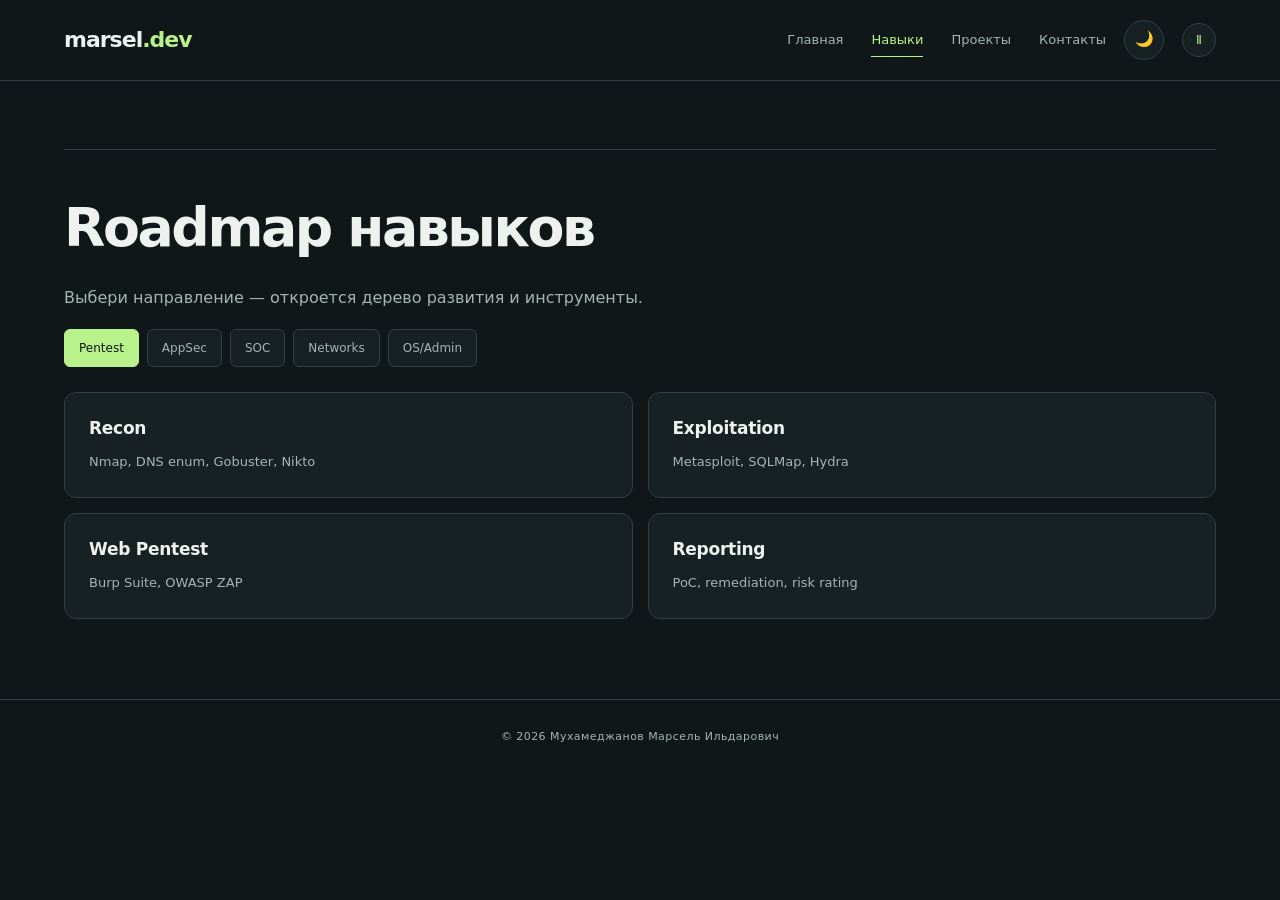
<file: skills.html>
<!DOCTYPE html>

<html lang="ru">
<head>
<meta charset="utf-8"/>
<meta content="width=device-width, initial-scale=1.0" name="viewport"/>
<title>Навыки | Марсель Мухамеджанов</title>
<meta content="#101719" name="theme-color"/>
<link href="manifest.webmanifest" rel="manifest"/>
<link href="assets/avatar.svg" rel="icon" type="image/svg+xml"/>
<link href="styles.css" rel="stylesheet"/>
</head>
<body>
<div class="background-glow"></div>
<header class="header">
<a class="logo" href="index.html">marsel<span>.dev</span></a>
<nav class="nav">
<a href="index.html">Главная</a>
<a class="active" href="skills.html">Навыки</a>
<a href="projects.html">Проекты</a>
<a href="contact.html">Контакты</a>
</nav>
<button aria-label="Сменить тему" class="theme-toggle" id="themeToggle">🌙</button>
</header>
<main>
<section class="section reveal">
<h1>Roadmap навыков</h1>
<p class="hero-text">Выбери направление — откроется дерево развития и инструменты.</p>
<div class="filters roadmap-filters">
<button class="chip active roadmap-btn" data-roadmap="pentest">Pentest</button>
<button class="chip roadmap-btn" data-roadmap="appsec">AppSec</button>
<button class="chip roadmap-btn" data-roadmap="soc">SOC</button>
<button class="chip roadmap-btn" data-roadmap="networks">Networks</button>
<button class="chip roadmap-btn" data-roadmap="os">OS/Admin</button>
</div>
<div class="roadmap-panel" data-roadmap-panel="pentest">
<div class="tree-grid">
<article class="tree-node"><h3>Recon</h3><p>Nmap, DNS enum, Gobuster, Nikto</p></article>
<article class="tree-node"><h3>Exploitation</h3><p>Metasploit, SQLMap, Hydra</p></article>
<article class="tree-node"><h3>Web Pentest</h3><p>Burp Suite, OWASP ZAP</p></article>
<article class="tree-node"><h3>Reporting</h3><p>PoC, remediation, risk rating</p></article>
</div>
</div>
<div class="roadmap-panel hide" data-roadmap-panel="appsec">
<div class="tree-grid">
<article class="tree-node"><h3>SAST</h3><p>Semgrep, SonarQube, Checkmarx</p></article>
<article class="tree-node"><h3>SCA</h3><p>Snyk, Trivy, Dependency-Check</p></article>
<article class="tree-node"><h3>Code Review</h3><p>Threat modeling, secure patterns</p></article>
<article class="tree-node"><h3>DevSecOps</h3><p>GitHub Advanced Security, DefectDojo</p></article>
</div>
</div>
<div class="roadmap-panel hide" data-roadmap-panel="soc">
<div class="tree-grid">
<article class="tree-node"><h3>Log Pipeline</h3><p>ELK Stack, Graylog, Wazuh</p></article>
<article class="tree-node"><h3>Detection</h3><p>Splunk rules, Sigma-style logic</p></article>
<article class="tree-node"><h3>IR Stack</h3><p>TheHive, Cortex, MISP</p></article>
<article class="tree-node"><h3>Network Telemetry</h3><p>Suricata, Zeek, OSQuery, Velociraptor</p></article>
</div>
</div>
<div class="roadmap-panel hide" data-roadmap-panel="networks">
<div class="tree-grid">
<article class="tree-node"><h3>Foundations</h3><p>TCP/IP, OSI Model, subnetting</p></article>
<article class="tree-node"><h3>Services</h3><p>DNS, DHCP, NAT</p></article>
<article class="tree-node"><h3>Enterprise</h3><p>Routing &amp; Switching, VLAN, VPN</p></article>
<article class="tree-node"><h3>Defense</h3><p>Firewall rules, segmentation, hardening</p></article>
</div>
</div>
<div class="roadmap-panel hide" data-roadmap-panel="os">
<div class="tree-grid">
<article class="tree-node"><h3>Linux</h3><p>Linux administration, hardening, audit</p></article>
<article class="tree-node"><h3>Windows</h3><p>Windows Server, Active Directory</p></article>
<article class="tree-node"><h3>Scripting</h3><p>Bash, PowerShell automation</p></article>
<article class="tree-node"><h3>Virtualization</h3><p>Docker, VMware, VirtualBox</p></article>
</div>
</div>
</section>
</main>
<footer class="footer">© <span id="year"></span> Мухамеджанов Марсель Ильдарович</footer>
<script src="script.js"></script>
</body>
</html>
</file>
<file: styles.css>
:root{color-scheme:dark;--bg:#101719;--bg-soft:#192326;--text:#edf2ee;--muted:#a4b5b3;--accent:#b9f28a;--card:#172023;--border:#304044;--shadow:0 24px 64px #0003}
body.light{color-scheme:light;--bg:#f3f5ee;--bg-soft:#fff;--text:#1c292a;--muted:#526464;--accent:#3b6c20;--card:#fff;--border:#d5ded4;--shadow:0 24px 64px #213a2410}
*{box-sizing:border-box}html{scroll-behavior:smooth;scroll-padding-top:110px}body{margin:0;background:var(--bg);color:var(--text);font-family:Inter,system-ui,-apple-system,sans-serif;font-size:15px;line-height:1.7;min-width:320px}button,input,textarea{font:inherit}button,a,summary{-webkit-tap-highlight-color:transparent}button{cursor:pointer}a{color:inherit}button:focus-visible,a:focus-visible,summary:focus-visible,[tabindex]:focus-visible{outline:3px solid var(--accent);outline-offset:5px}::selection{background:var(--accent);color:var(--bg)}[hidden],.hide{display:none!important}.background-glow,.noise{display:none}
.header{position:sticky;top:0;z-index:30;display:flex;align-items:center;gap:24px;max-width:100%;padding:20px max(5vw,calc((100vw - 1160px)/2));background:var(--bg);border-bottom:1px solid var(--border)}.logo{font-size:22px;font-weight:800;letter-spacing:-1px;text-decoration:none;white-space:nowrap}.logo span{color:var(--accent)}.nav{display:flex;align-items:center;justify-content:center;gap:28px;margin-left:auto}.nav a{font-size:13px;text-decoration:none;color:var(--muted);transition:color .18s}.nav a:hover,.nav a.active{color:var(--accent)}.theme-toggle{display:grid;place-items:center;flex:none;width:40px;height:40px;border:1px solid var(--border);border-radius:50%;background:var(--card);color:var(--text)}
.language-picker{position:relative;flex:none;font-size:13px}.language-picker summary{list-style:none;display:flex;align-items:center;gap:9px;border:1px solid var(--border);border-radius:24px;padding:9px 13px;background:var(--card);cursor:pointer;min-width:126px}.language-picker summary::-webkit-details-marker{display:none}.language-chevron{margin-left:auto;color:var(--muted)}.language-menu{position:absolute;top:calc(100% + 10px);right:0;width:184px;padding:7px;border:1px solid var(--border);border-radius:16px;background:var(--bg-soft);box-shadow:var(--shadow);max-height:65vh;overflow:auto}.language-menu button{width:100%;display:flex;justify-content:space-between;padding:9px 12px;border:0;border-radius:8px;background:transparent;color:var(--text);text-align:left}.language-menu button span{visibility:hidden}.language-menu button[aria-pressed=true]{color:var(--accent);background:color-mix(in srgb,var(--accent) 9%,var(--bg-soft))}.language-menu button[aria-pressed=true] span{visibility:visible}.language-menu button:hover{background:color-mix(in srgb,var(--accent) 12%,var(--bg-soft))}
main{width:min(1160px,90vw);margin:auto;padding:54px 0 32px}.hero{display:grid;grid-template-columns:1.25fr 1fr;gap:70px;align-items:center;padding:20px 0 66px}.kicker{margin:0 0 24px;font-size:11px;font-weight:600;letter-spacing:.16em;text-transform:uppercase;color:var(--accent)}.hero .kicker{display:inline-flex;align-items:center;gap:9px;border:1px solid var(--border);border-radius:30px;padding:7px 13px;letter-spacing:.08em}.hero .kicker:before{content:'';width:6px;height:6px;border-radius:50%;background:var(--accent);flex:none}h1,h2,h3,p{margin-top:0}h1{font-size:clamp(32px,4.2vw,57px);line-height:1.13;letter-spacing:-.045em;font-weight:700;margin-bottom:25px}h2{font-size:clamp(26px,3vw,35px);line-height:1.2;letter-spacing:-.035em;margin-bottom:28px}h3{font-size:17px;line-height:1.4;letter-spacing:-.015em;margin-bottom:10px}.accent{color:var(--accent)}.hero-text{color:var(--muted);font-size:16px;max-width:52ch;line-height:1.8}.hero-focus{color:var(--muted);font-family:ui-monospace,monospace;font-size:11px;margin:25px 0;letter-spacing:.025em}.cta-group{display:flex;flex-wrap:wrap;gap:12px;margin-top:28px}.btn{display:inline-flex;align-items:center;justify-content:center;gap:10px;padding:13px 21px;border-radius:8px;border:1px solid var(--border);font-size:13px;font-weight:600;text-decoration:none;transition:transform .18s}.btn:hover{transform:translateY(-2px)}.btn-primary{background:var(--accent);color:var(--bg);border-color:var(--accent)}.btn-primary:after{content:'↗';font-size:18px}.btn-ghost{background:transparent;color:var(--text)}
.stats-card{border:1px solid var(--border);border-radius:22px;background:var(--card);padding:12px 12px 22px;box-shadow:var(--shadow);min-width:0}.avatar{display:block;width:100%;height:auto;aspect-ratio:1.12;object-fit:cover;object-position:center 38%;border-radius:13px;margin-bottom:22px}.stats-card h3{margin:0 14px 16px;font-size:13px;font-weight:500;color:var(--muted)}.stats-card ul{list-style:none;margin:0;padding:0 14px;display:grid;gap:12px}.stats-card li{font-size:12px;color:var(--muted);border-top:1px solid var(--border);padding-top:12px;line-height:1.6}.stats-card li strong{color:var(--text);font-weight:600}.section{padding:48px 0;border-top:1px solid var(--border);margin-top:14px}.section>p{max-width:85ch;color:var(--muted)}#about{display:grid;grid-template-columns:1fr 2fr;gap:48px}#about p{font-size:16px;margin-bottom:0}.section-intro{margin-top:-12px;margin-bottom:28px;font-size:13px}.skills-matrix{display:grid;grid-template-columns:repeat(2,minmax(0,1fr));gap:14px}.matrix-row{min-width:0;padding:24px;border:1px solid var(--border);border-radius:12px;background:var(--card)}.matrix-head{display:flex;align-items:center;justify-content:space-between;gap:12px;margin-bottom:17px}.matrix-head h3{margin:0;font-size:15px}.matrix-row p{margin:0;font-size:13px;color:var(--muted);line-height:1.85;overflow-wrap:anywhere}.level{display:inline-block;flex:none;border:1px solid var(--border);border-radius:5px;font-family:ui-monospace,monospace;font-size:10px;line-height:1.5;padding:4px 7px;font-weight:500;color:var(--muted)}.level-practice{color:var(--accent);border-color:color-mix(in srgb,var(--accent) 35%,var(--border));background:color-mix(in srgb,var(--accent) 5%,var(--card))}.tech-tags{display:flex;flex-wrap:wrap;gap:7px}.tech-tags span{font-size:11px;color:var(--muted);border:1px solid var(--border);padding:3px 8px;border-radius:5px}
.projects-strip,.projects-grid{display:grid;grid-template-columns:repeat(3,minmax(0,1fr));gap:16px}.project-card{min-width:0;padding:13px 13px 20px;border:1px solid var(--border);border-radius:12px;background:var(--card);transition:border-color .18s,transform .18s}.project-card.open-modal-btn{cursor:pointer}.project-card:hover{border-color:var(--muted);transform:translateY(-3px)}.project-image{width:100%;aspect-ratio:16/10;object-fit:cover;display:block;border-radius:7px;margin-bottom:20px}.project-card h3,.project-card p{padding:0 8px}.project-card h3{font-size:15px}.project-card p{font-size:12px;line-height:1.85;color:var(--muted);margin:0}.project-card .btn{margin:20px 8px 0}.contact-section{padding:48px 32px;margin:30px 0;background:var(--card);border:1px solid var(--border);border-radius:16px}.contact-section .kicker{margin-bottom:12px}.phone-contact-list{display:grid;grid-template-columns:repeat(2,minmax(0,1fr));gap:12px}.phone-contact-list a{display:flex;align-items:center;justify-content:space-between;gap:12px;border:1px solid var(--border);border-radius:9px;padding:18px 20px;text-decoration:none;font-size:13px;overflow-wrap:anywhere;transition:border-color .18s}.phone-contact-list a:after{content:'↗';color:var(--accent);flex:none}.phone-contact-list a:hover{border-color:var(--accent)}.footer{border-top:1px solid var(--border);padding:28px 5vw;color:var(--muted);text-align:center;font-size:11px;letter-spacing:.04em}
.modal{position:fixed;inset:0;z-index:50;display:none;place-items:center;padding:24px;background:#060b0dcc;backdrop-filter:blur(7px)}.modal.open{display:grid}.modal-content{position:relative;width:min(560px,100%);max-height:85vh;overflow:auto;padding:40px 30px 30px;background:var(--bg-soft);border:1px solid var(--border);border-radius:18px}.modal-content p{color:var(--muted)}.modal-close{position:absolute;right:12px;top:12px;width:32px;height:32px;border:1px solid var(--border);border-radius:50%;background:var(--card);color:var(--text)}.filters{display:flex;flex-wrap:wrap;gap:8px;margin-bottom:25px}.chip{border:1px solid var(--border);background:var(--card);color:var(--muted);border-radius:6px;padding:8px 14px;font-size:12px}.chip.active{color:var(--bg);background:var(--accent);border-color:var(--accent)}.tree-grid{display:grid;grid-template-columns:repeat(2,minmax(0,1fr));gap:15px}.tree-node{padding:24px;border:1px solid var(--border);border-radius:12px;background:var(--card)}.tree-node p{margin:0;color:var(--muted);font-size:13px}.faq-item{border-bottom:1px solid var(--border)}.faq-btn{padding:20px 0;display:block;width:100%;text-align:left;background:none;border:0;color:var(--text)}.faq-body{display:none;padding-bottom:20px;color:var(--muted)}.faq-item.open .faq-body{display:block}
@media(min-width:1000px){#skills .matrix-row:first-child{grid-column:1/-1}.hero>div:first-child{padding-bottom:12px}}
@media(max-width:1000px){.header{gap:14px;padding:16px 5vw}.nav{gap:16px}.hero{gap:30px;grid-template-columns:1.15fr 1fr}h1{font-size:40px}.projects-strip,.projects-grid{grid-template-columns:repeat(2,minmax(0,1fr))}.phone-contact-list{grid-template-columns:1fr}}
@media(max-width:720px){html{scroll-padding-top:145px}.header{flex-wrap:wrap;gap:10px 14px}.logo{margin-right:auto;font-size:20px}.nav{order:4;width:100%;justify-content:space-between;gap:8px;margin-top:6px}.nav a{font-size:12px}.language-picker{margin-left:auto}.language-picker summary{min-width:115px;padding:7px 11px}.theme-toggle{height:36px;width:36px}.hero{grid-template-columns:1fr;gap:34px;padding-top:0;padding-bottom:34px}.hero>div:first-child{max-width:570px}main{padding-top:36px}h1{font-size:clamp(34px,8vw,50px)}.hero-text{font-size:15px}.hero .kicker{font-size:9px}.stats-card{display:grid;grid-template-columns:40% 1fr;gap:10px;padding:12px}.avatar{grid-row:1/3;height:100%;aspect-ratio:3/4;margin:0}.stats-card h3{align-self:end;margin:5px 4px;font-size:12px}.stats-card ul{padding:0 4px 8px;gap:7px}.stats-card li{font-size:10px;padding-top:7px}#about{grid-template-columns:1fr;gap:0}#about p{font-size:14px}.section{padding:32px 0}.skills-matrix{grid-template-columns:1fr}.matrix-row{padding:20px}.matrix-head h3{font-size:14px}.project-card{padding:10px 10px 18px}.project-card h3{font-size:14px}.project-card p{font-size:12px}.project-image{margin-bottom:16px}.contact-section{padding:28px 20px}.phone-contact-list a{padding:16px 12px;font-size:12px}.tree-grid{grid-template-columns:1fr}}
@media(max-width:440px){.projects-strip,.projects-grid{grid-template-columns:1fr}.project-image{aspect-ratio:16/9}.stats-card{grid-template-columns:1fr}.avatar{grid-row:auto;aspect-ratio:1.15;height:auto}.stats-card h3{margin-top:12px}.stats-card li{font-size:12px}.stats-card ul{padding:0 8px 10px}.cta-group .btn{flex:1;padding:12px 10px;font-size:12px}.matrix-head{align-items:flex-start}.matrix-head h3{max-width:75%}}
@media(prefers-reduced-motion:reduce){html{scroll-behavior:auto}*,*:before,*:after{animation:none!important;transition:none!important}}
/* Portfolio edition: public work, editorial covers and restrained motion. */
body{isolation:isolate}.header,main,.footer{position:relative}.header{position:sticky}.ambient-field{position:fixed;inset:0;z-index:-1;overflow:hidden;pointer-events:none}.ambient-field i{position:absolute;width:55vw;height:55vw;max-width:800px;max-height:800px;border-radius:50%;background:radial-gradient(circle,#b9f28a0d,transparent 65%);top:-25vw;right:-20vw;animation:ambientDrift 18s ease-in-out infinite alternate}.ambient-field i+ i{top:50vh;left:-30vw;background:radial-gradient(circle,#84d9e20a,transparent 65%);animation-delay:-8s}body.light .ambient-field{opacity:.55}.scroll-progress{position:fixed;left:0;top:0;height:2px;width:100%;z-index:70;background:linear-gradient(90deg,var(--accent),#86dfd8);transform:scaleX(var(--reading-progress,0));transform-origin:left;pointer-events:none}.section-heading .kicker{margin-bottom:14px}.about-copy{min-width:0}.about-copy p{color:var(--muted);font-size:15px;line-height:1.95;margin-bottom:20px!important}.about-copy p:last-child{margin-bottom:0!important}.experience-heading{display:flex;align-items:center;justify-content:space-between;gap:24px}.experience-heading .kicker{margin-bottom:14px}.experience-period{font-family:ui-monospace,monospace;color:var(--muted);font-size:12px}.experience-grid{display:grid;grid-template-columns:repeat(2,minmax(0,1fr));gap:16px}.experience-card{position:relative;border-top:1px solid var(--border);padding:27px 12px 12px 48px}.experience-index{position:absolute;left:0;top:28px;font-family:ui-monospace,monospace;font-size:12px;color:var(--accent)}.experience-card h3{font-size:16px}.experience-card p{color:var(--muted);font-size:13px;line-height:1.85;margin:0}.curated-projects{grid-template-columns:repeat(2,minmax(0,1fr));gap:24px}.curated-projects .project-card{padding:0;overflow:hidden;display:flex;flex-direction:column;border-radius:16px}.project-cover{position:relative;display:block;width:100%;padding:0;margin:0;border:0;border-radius:0;background:#101719;overflow:hidden;perspective:1000px;isolation:isolate}.project-cover .project-image{height:auto;aspect-ratio:3/2;object-fit:cover;border-radius:0;margin:0;transition:transform .7s cubic-bezier(.2,.7,.2,1);transform:scale(1.001) rotateX(var(--tilt-y,0deg)) rotateY(var(--tilt-x,0deg))}.project-cover:after{content:'';position:absolute;inset:0;pointer-events:none;background:radial-gradient(300px circle at var(--pointer-x,50%) var(--pointer-y,50%),#fff2,transparent);opacity:0;transition:opacity .4s}.project-cover:hover:after{opacity:1}.project-cover:hover .project-image{transform:scale(1.045) rotateX(var(--tilt-y,0deg)) rotateY(var(--tilt-x,0deg))}.project-number{position:absolute;left:18px;top:16px;font-family:ui-monospace,monospace;color:#d9e7e2;font-size:11px;letter-spacing:.13em;background:#101719a6;border:1px solid #ffffff25;border-radius:20px;padding:4px 9px}.cover-arrow{display:grid;place-items:center;position:absolute;bottom:16px;right:16px;width:36px;height:36px;border-radius:50%;background:#edf2ee;color:#101719;font-size:20px;transform:translateY(8px);opacity:0;transition:transform .3s,opacity .3s}.project-cover:hover .cover-arrow,.project-cover:focus-visible .cover-arrow{opacity:1;transform:translateY(0)}.project-cover:focus-visible{outline-offset:-5px}.project-copy{display:flex;flex-direction:column;flex:1;padding:25px}.project-stack{font-family:ui-monospace,monospace;color:var(--accent);font-size:10px;letter-spacing:.045em;margin-bottom:12px;overflow-wrap:anywhere}.project-copy h3{padding:0;font-size:21px;letter-spacing:-.03em}.project-copy p{padding:0;font-size:13px;line-height:1.85}.project-actions{display:flex;justify-content:space-between;flex-wrap:wrap;gap:16px;margin-top:auto;padding-top:25px}.project-actions a,.text-button{font-size:12px;font-weight:500;text-decoration:none;background:none;border:0;padding:0;color:var(--text)}.project-actions a:after{content:' ↗';color:var(--accent)}.text-button{color:var(--muted)}.project-actions a:hover,.text-button:hover{color:var(--accent)}.art-note{font-size:10px;color:var(--muted);margin-top:20px}.modal-content{width:min(650px,100%);padding-top:52px}.modal-art{display:block;width:100%;height:auto;aspect-ratio:3/2;object-fit:cover;border-radius:10px;margin-bottom:23px}.modal.open .modal-content{animation:dialogIn .3s cubic-bezier(.2,.7,.2,1) both}.portrait-card{position:relative;box-shadow:0 24px 70px #0003,0 0 0 1px #b9f28a08}.portrait-card .avatar{transition:filter .5s}.portrait-card:hover .avatar{filter:brightness(1.04)}.hero-animated>div:first-child>*{animation:heroIn .85s cubic-bezier(.2,.7,.2,1) both}.hero-animated h1{animation-delay:.1s!important}.hero-animated .hero-text{animation-delay:.18s!important}.hero-animated .hero-focus{animation-delay:.24s!important}.hero-animated .cta-group{animation-delay:.3s!important}.hero-animated .portrait-card{animation:portraitIn 1s .2s cubic-bezier(.2,.7,.2,1) both}.btn-primary{position:relative;overflow:hidden;isolation:isolate}.btn-primary:before{content:'';position:absolute;inset:-100% -50%;background:linear-gradient(110deg,transparent 40%,#fff6 50%,transparent 60%);transform:translateX(-100%);transition:transform .65s;z-index:-1}.btn-primary:hover:before{transform:translateX(100%)}.motion-toggle{display:grid;place-items:center;flex:none;width:34px;height:34px;border:1px solid var(--border);background:var(--card);color:var(--accent);border-radius:50%;font-size:12px;line-height:1}.motion-toggle[aria-pressed=false]{color:var(--muted)}.header{gap:18px}.nav a{position:relative}.nav a:after{content:'';position:absolute;left:0;bottom:-6px;width:100%;height:1px;background:var(--accent);transform:scaleX(0);transform-origin:left;transition:transform .25s}.nav a:hover:after,.nav a.active:after{transform:scaleX(1)}
.motion-enabled .motion-item,.motion-enabled .motion-heading{transition:opacity .7s ease,transform .7s cubic-bezier(.2,.7,.2,1),border-color .25s;transition-delay:var(--stagger,0ms)}.motion-enabled .motion-pending:not(.is-visible){opacity:0;transform:translateY(22px)}.motion-enabled .motion-pending:focus-within{opacity:1;transform:none}.motion-off *, .motion-off *:before,.motion-off *:after{animation:none!important;transition:none!important}.motion-off .motion-item,.motion-off .motion-heading{opacity:1!important;transform:none!important}.motion-off .project-image{transform:none!important}.motion-off .ambient-field i{animation:none}.motion-off{scroll-behavior:auto}.motion-off~*{scroll-behavior:auto}html:has(body.motion-off){scroll-behavior:auto}
@keyframes heroIn{from{opacity:0;transform:translateY(16px)}to{opacity:1;transform:translateY(0)}}@keyframes portraitIn{from{opacity:0;transform:translateY(22px) rotate(1deg)}to{opacity:1;transform:translateY(0) rotate(0)}}@keyframes dialogIn{from{opacity:0;transform:translateY(18px) scale(.97)}to{opacity:1;transform:translateY(0) scale(1)}}@keyframes ambientDrift{from{transform:translate(0,0) scale(1)}to{transform:translate(-8vw,8vh) scale(1.15)}}
@media(hover:none){.cover-arrow{opacity:1;transform:none}.project-card:hover{transform:none}}
@media(max-width:1000px){.header{gap:12px}.nav{gap:16px}.experience-heading{display:block}.experience-period{margin-top:-12px;margin-bottom:28px}}
@media(max-width:720px){.header{gap:10px}.language-picker{margin-left:0}.nav{justify-content:space-between}.experience-grid{grid-template-columns:1fr}.experience-card{padding-left:38px}.curated-projects{gap:16px}.project-copy{padding:19px}.project-copy h3{font-size:18px}.project-copy p{font-size:12px}.project-stack{font-size:9px}.project-actions{gap:12px}.about-copy p{font-size:14px!important}.hero-animated .portrait-card{animation-duration:.7s}.motion-toggle{height:30px;width:30px}.experience-heading h2{margin-bottom:25px}}
@media(max-width:580px){.curated-projects{grid-template-columns:1fr}.project-copy{padding:23px}.project-copy h3{font-size:21px}.project-copy p{font-size:13px}.project-stack{font-size:10px}.modal-content{padding:46px 20px 24px}.project-actions{font-size:12px}}
@media(prefers-reduced-motion:reduce){html{scroll-behavior:auto!important}*,*:before,*:after{animation:none!important;transition:none!important}.motion-item,.motion-heading{opacity:1!important;transform:none!important}.project-cover .project-image{transform:none!important}}
@media(max-width:400px){.header{gap:8px}.logo{font-size:18px}.language-picker{font-size:12px}.language-picker summary{min-width:100px;gap:5px;padding:7px 9px}.theme-toggle{width:32px;height:32px}.motion-toggle{width:28px;height:28px}}
</file>
